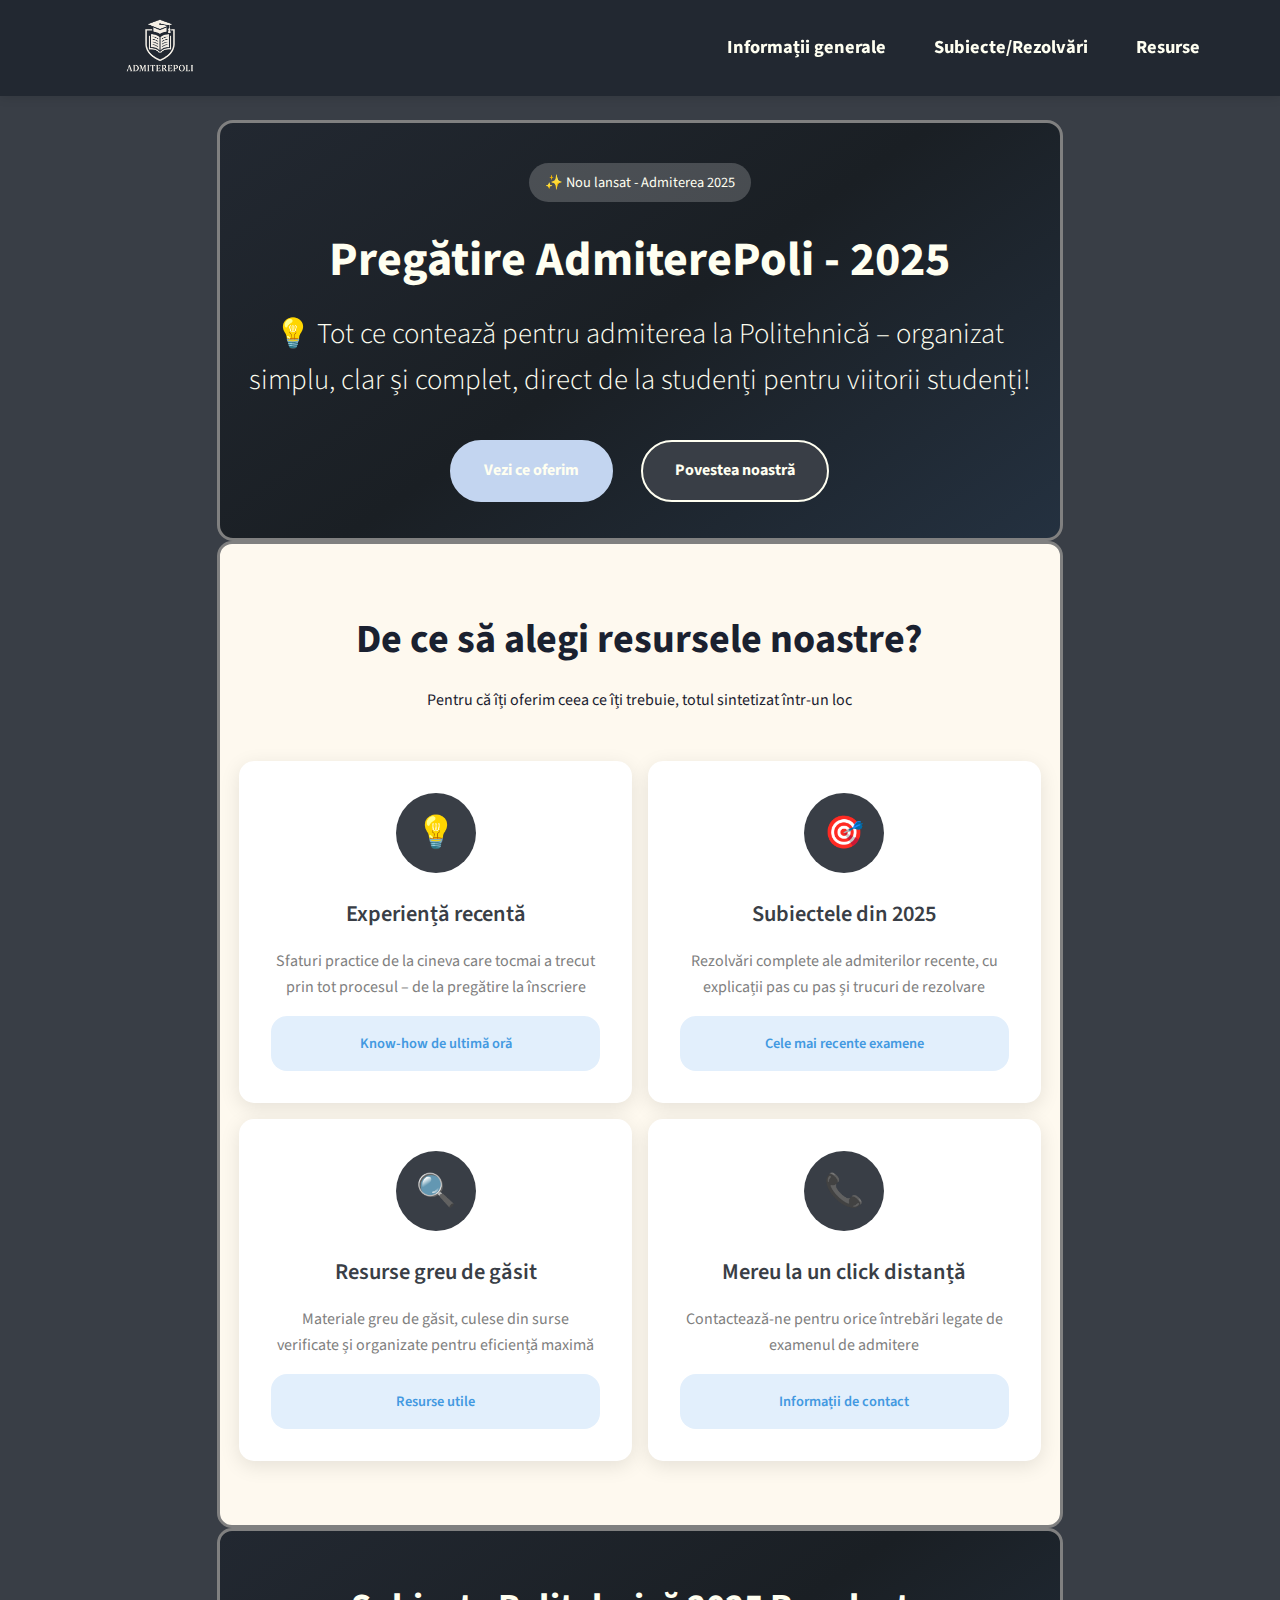
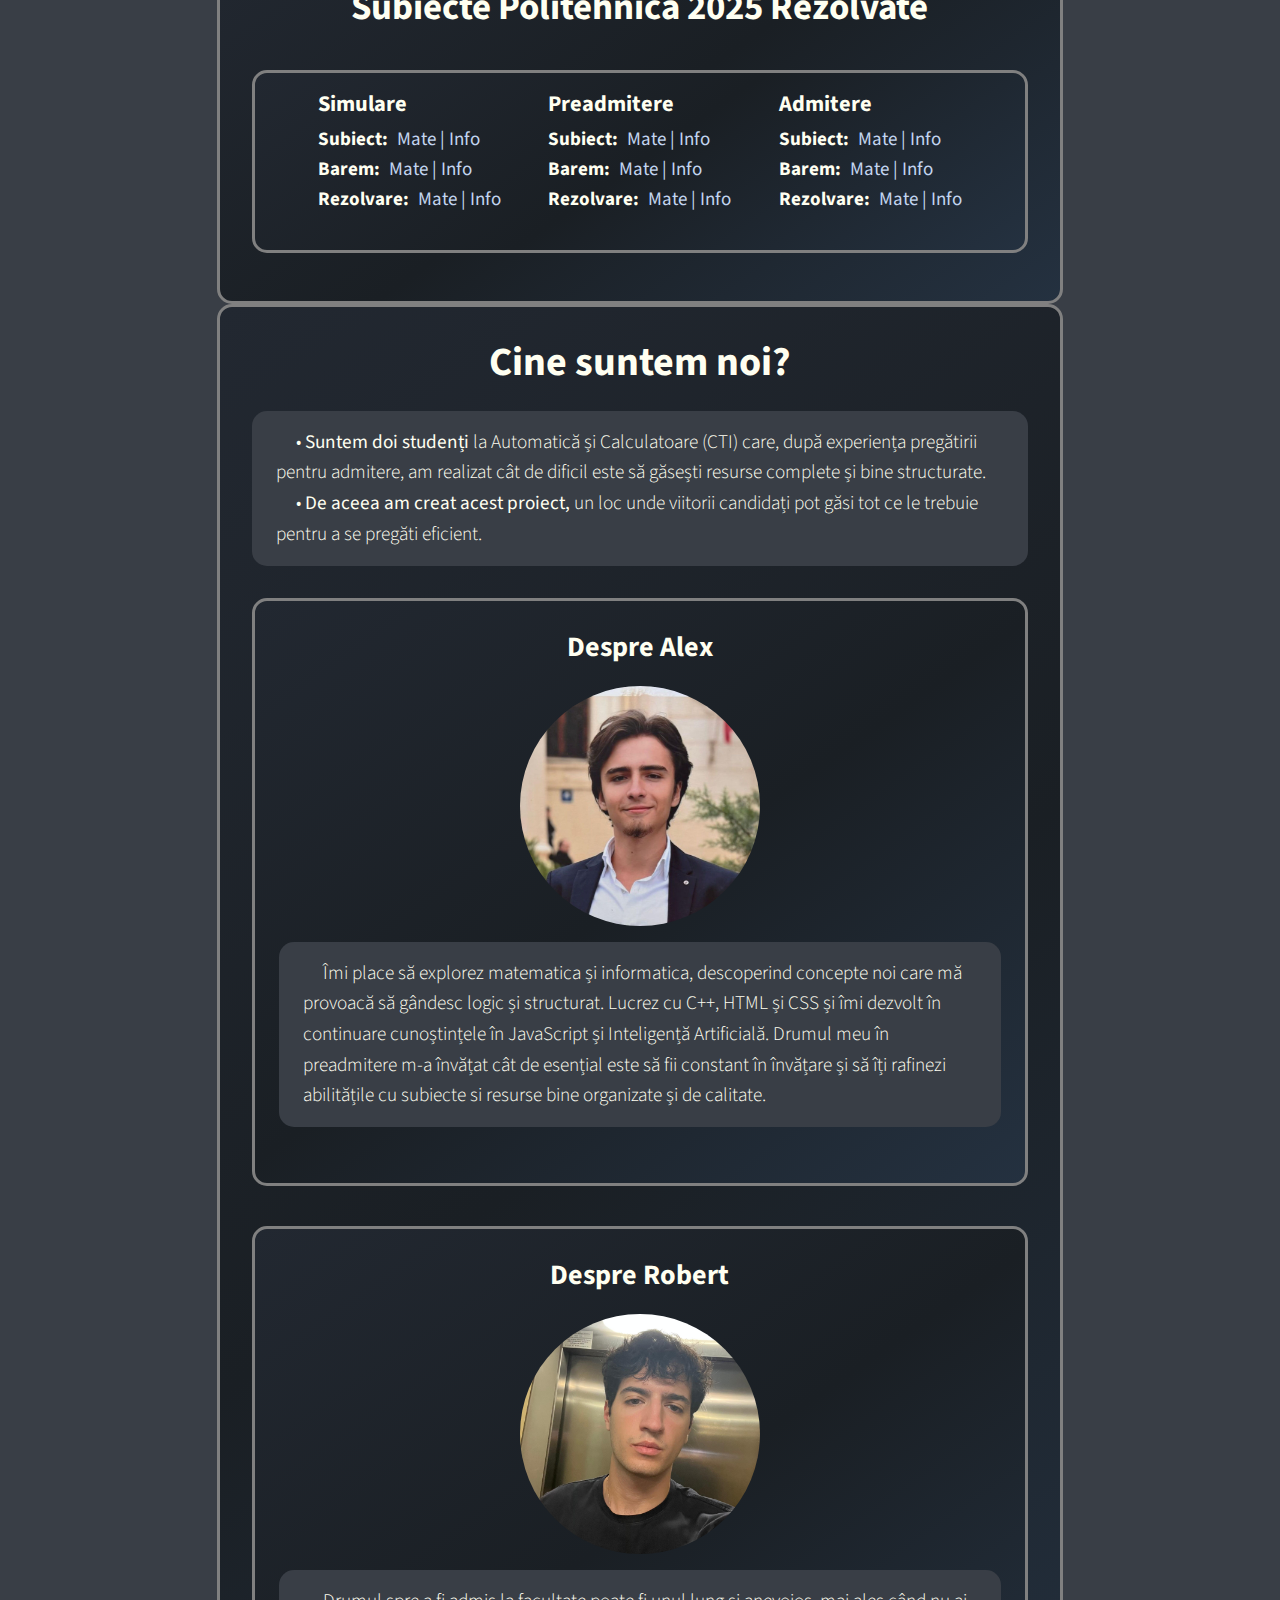
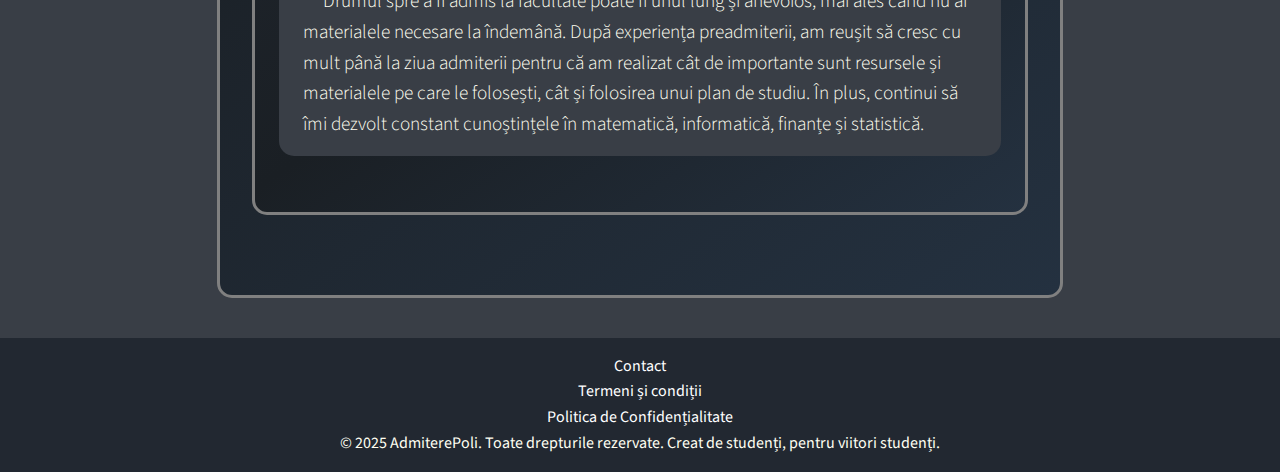
<file: index.html>
<!DOCTYPE html>
<html lang="ro">
    <head>
        <link rel="stylesheet" href="styles.css">
        <meta charset="UTF-8">
        <meta name="viewport" content="width=device-width, initial-scale=1.0">
        <title>admiterepoli - Creat de studenți, pentru viitori studenți.</title>
        <meta name="description" content="Tot ce contează pentru admiterea la Politehnică – organizat simplu, clar și complet, direct de la studenți pentru viitorii studenți!">
        <link rel="icon" type="image/png" href="logosquared.png">
    </head>
    <body>
        <header>
            <nav>
                <a href="./">
                    <img src="images/logonoutrans.png" alt="logo" class="logonav">
                </a>            
                <ul class="nav-elements">
                    <li><a href="./informatii">Informații generale</a></li>
                    <li><a href="./subiecte">Subiecte/Rezolvări</a></li>
                    <li><a href="./resurse">Resurse</a></li>
                </ul>
                <div class="hamburger">
                    <span class="bar"></span>
                    <span class="bar"></span>
                    <span class="bar"></span>
                </div>
            </nav>
        </header>
        <main>
            <div class = "grid-main-content">
                <section class="hero container">
                    <div class="badge centrat">✨ Nou lansat - Admiterea 2025</div>
                    <h1 class = "centrat">Pregătire AdmiterePoli - 2025</h1>
                    <h2 class = "centrat scurtat" >💡 Tot ce contează pentru admiterea la Politehnică – organizat simplu, clar și complet, direct de la studenți pentru viitorii studenți!</h2>
                    <section class="hero-btn">
                        <a href="./resurse" class="button btn-principal">Vezi ce oferim</a>
                        <a href="#despre-noi" class = "button btn-gol">Povestea noastră</a>
                    </section>
                </section>
                <section class = "valoare">
                    <div class = "valoare-header">
                        <h2>De ce să alegi resursele noastre?</h2>
                            <p>Pentru că îți oferim ceea ce îți trebuie, totul sintetizat într-un loc</p>
                    </div>
                    <div class = "valoare-grid">
                        <div class = "valoare-card">
                            <div class = "valoare-icon">💡</div>
                            <h3 class = "valoare-titlu">Experiență recentă</h3> 
                            <p class = "valoare-detalii">Sfaturi practice de la cineva care tocmai a trecut prin tot procesul – de la pregătire la înscriere</p>
                            <a href="./informatii" class="valoare-highlight">Know-how de ultimă oră</a>
                        </div>
                        <div class = "valoare-card">
                            <div class = "valoare-icon">🎯</div>
                            <h3 class = "valoare-titlu"> Subiectele din 2025</h3> 
                            <p class = "valoare-detalii">Rezolvări complete ale admiterilor recente, cu explicații pas cu pas și trucuri de rezolvare</p>
                            <a href="./subiecte" class="valoare-highlight">Cele mai recente examene</a>
                        </div>
                        <div class = "valoare-card">
                            <div class = "valoare-icon">🔍</div>
                            <h3 class = "valoare-titlu"> Resurse greu de găsit</h3> 
                            <p class = "valoare-detalii">Materiale greu de găsit, culese din surse verificate și organizate pentru eficiență maximă</p>
                            <a href="./resurse" class="valoare-highlight">Resurse utile</a>
                        </div>
                        <div class = "valoare-card">
                            <div class = "valoare-icon">📞</div>
                            <h3 class = "valoare-titlu"> Mereu la un click distanță</h3> 
                            <p class = "valoare-detalii">Contactează-ne pentru orice întrebări legate de examenul de admitere</p>
                            <a href="./contact" class="valoare-highlight">Informații de contact</a>
                        </div>
                    </div>
                </section>
                <section class = "poveste container">
                    <h2>Subiecte Politehnică 2025 Rezolvate</h2>
                    <div class="container" style="margin: 2rem;">
                        <div class = "sub-links" style="opacity: 1;">
                            <section>
                                <ul class = "dropdown-design">
                                    <li><h3>Simulare</h3></li>
                                    <li><p><em>Subiect:</em> <span class="links"><a href="http://www.physics.pub.ro/Admitere/2025/Simulare_Admitere_2025/Algebra_si_Elemente_de_Analiza_Matematica_(Varianta_B)_AAM-B_15.03.2025.pdf" target="_blank">Mate</a> <span class="separator">|</span> <a href="http://www.physics.pub.ro/Admitere/2025/Simulare_Admitere_2025/Informatica_(Varianta_B)_I-B_15.03.2025.pdf" target="_blank">Info</a></span></p></li>
                                    <li><p><em>Barem:</em> <span class="links"><a href="./simulare-2025-matematica-barem">Mate</a> <span class="separator">|</span> <a href="./simulare-2025-informatica-barem">Info</a></span></p></li>
                                    <li><p><em>Rezolvare:</em> <span class="links"><a href="https://www.youtube.com/watch?v=9mBcY7_gpxE" target="_blank">Mate</a> <span class="separator">|</span> <a href="https://www.youtube.com/watch?v=DNt4iXbzpQo" target="_blank">Info</a></span></p></li>
                                </ul>
                            </section>
                            <section>
                                <ul class = "dropdown-design">
                                    <li><h3>Preadmitere</h3></li>
                                    <li><p><em>Subiect:</em> <span class="links"><a href="https://mate.info.ro/UploadedMaterials/Mate.Info.Ro.5783%20Preadmitere%20UPB%202025%20-%20Subiecte%20Algebra%20si%20Analiza%20matematica.pdf" target="_blank">Mate</a> <span class="separator">|</span> <a href="https://www.youtube.com/watch?v=Z73qI8v-h_A&ab_channel=ZecelaExamene" target="_blank">Info</a></span></p></li>
                                    <li><p><em>Barem:</em> <span class="links"><a href="./preadmitere-2025-matematica-barem">Mate</a> <span class="separator">|</span> <a href="./preadmitere-2025-informatica-barem">Info</a></span></p></li>
                                    <li><p><em>Rezolvare:</em> <span class="links"><a href="./rezolvare-preadmitere-2025-matematica" target="_blank">Mate</a> <span class="separator">|</span> <a href="https://www.youtube.com/watch?v=Z73qI8v-h_A&pp=0gcJCfwAo7VqN5tD" target="_blank">Info</a></span></p></li>
                                </ul>
                            </section>
                            <section>
                                <ul class = "dropdown-design">
                                    <li><h3>Admitere</h3></li>
                                    <li><p><em>Subiect:</em> <span class="links"><a href="http://www.physics.pub.ro/Admitere/2025/Algebra_si_Elemente_de_Analiza_Matematica_AAM_(Varianta_S).pdf" target="_blank">Mate</a> <span class="separator">|</span> <a href="http://www.physics.pub.ro/Admitere/2025/Algebra_si_Elemente_de_Analiza_Matematica_AAM_(Varianta_S).pdf">Info</a></span></p></li>
                                    <li><p><em>Barem:</em> <span class="links"><a href="./admitere-2025-matematica-barem">Mate</a> <span class="separator">|</span> <a href="./admitere-2025-informatica-barem">Info</a></span></p></li>
                                    <li><p><em>Rezolvare:</em> <span class="links"><a href="https://www.youtube.com/watch?v=IvdfNGfQIf0" target="_blank">Mate</a> <span class="separator">|</span> <a href="./rezolvare-admitere-2025-informatica">Info</a></span></p></li>
                                </ul>
                            </section>
                        </div>
                </section>
                <section class="container despre-noi" id="despre-noi">
                    <h1>Cine suntem noi?</h1>
                    <div class="poveste-box">
                        <h4 class="indented">• <strong>Suntem doi studenți</strong> la Automatică și Calculatoare (CTI) care, după experiența pregătirii pentru admitere, am realizat cât de dificil este să găsești resurse complete și bine structurate. </h4>
                        <h4 class="indented" style="margin-top: -1rem;"> • <strong>De aceea am creat acest proiect,</strong> un loc unde viitorii candidați pot găsi tot ce le trebuie pentru a se pregăti eficient.
                        </h4>
                    </div>
                    <div class="despre-noi-doi">
                        <div class="container alex-box">
                            <h3>Despre Alex</h3>
                            <img src="images/poza-alex.jpg" class="pozaprofil" alt="poza cu Alex">
                            <div class="poveste-box">
                                <h4 class="indented">Îmi place să explorez matematica și informatica, descoperind concepte noi care mă provoacă să gândesc logic și structurat. Lucrez cu C++, HTML și CSS și îmi dezvolt în continuare cunoștințele în JavaScript și Inteligență Artificială. Drumul meu în preadmitere m-a învățat cât de esențial este să fii constant în învățare și să îți rafinezi abilitățile cu subiecte si resurse bine organizate și de calitate. 
                                </h4>
                            </div>
                        </div>
                        <div class="container robert-box">
                            <h3>Despre Robert</h3>
                            <img src="images/poza-robert.jpg" class="pozaprofil" alt="poza cu Robert">
                            <div class="poveste-box">
                                <h4 class="indented">Drumul spre a fi admis la facultate poate fi unul lung și anevoios, mai ales când nu ai materialele necesare la îndemână. 
                                    După experiența preadmiterii, am reușit să cresc cu mult până la ziua admiterii pentru că am realizat cât de importante sunt resursele și materialele pe care le folosești, 
                                    cât și folosirea unui plan de studiu. În plus, continui să îmi dezvolt constant cunoștințele în matematică, informatică, finanțe și statistică.</h4>
                            </div>
                        </div>
                    </div>
                </section>
            </div>
        </main>
        <footer>   
                <a href="./contact" style="color: white; text-decoration: none;"> Contact</a>
                <a href="document/Termeni și Condiții – admiterepoli.pdf" style="color: white; text-decoration: none;" target="_blank"> Termeni și condiții</a>
                <a href="document/Politica de Confidențialitate - admiterepoli.com.pdf" style="color: white; text-decoration: none;" target="_blank">Politica de Confidențialitate</a>
                <div>&copy; 2025 AdmiterePoli. Toate drepturile rezervate. Creat de studenți, pentru viitori studenți.</div>
        </footer>
        <script src="main.js"></script>
    </body>
</html>
</file>
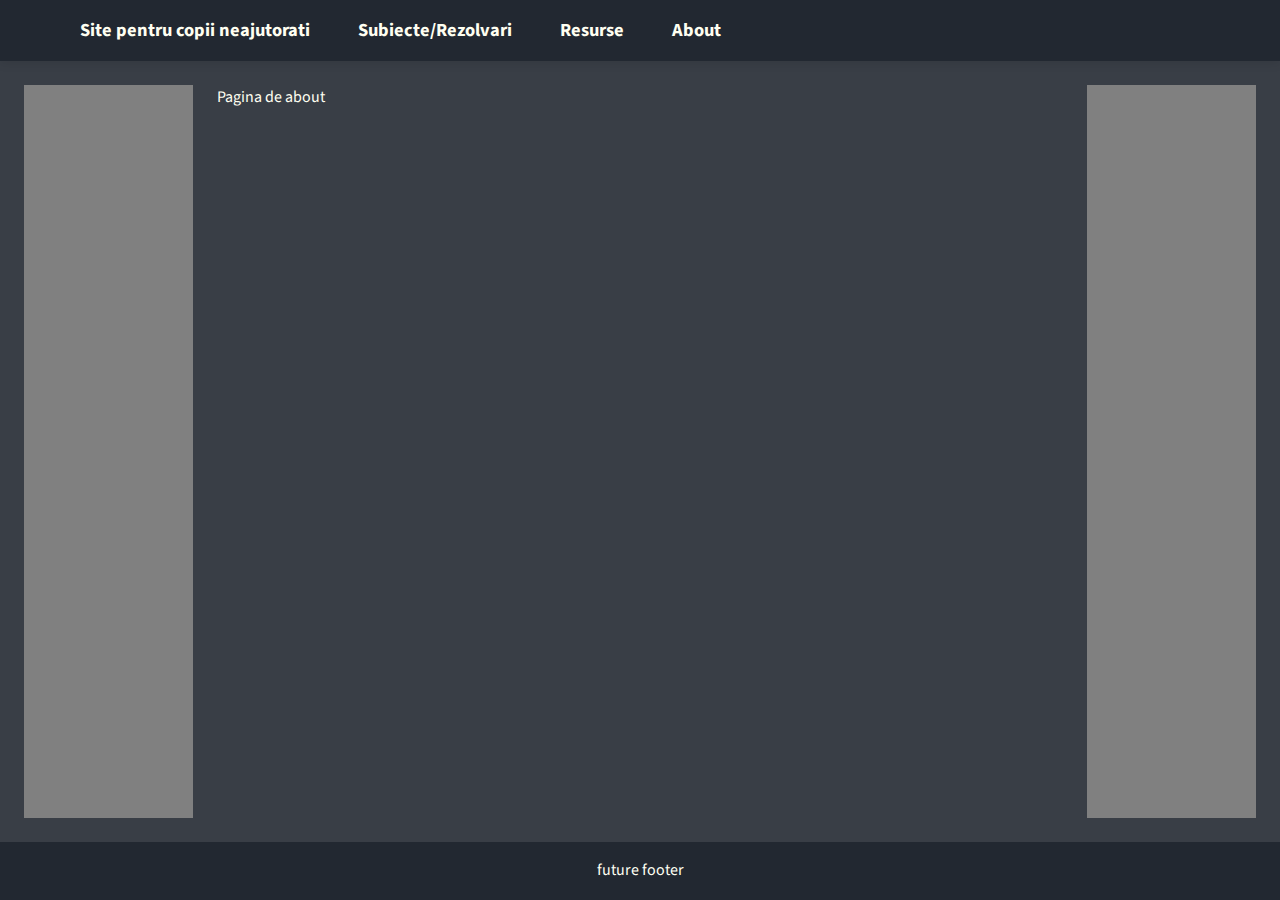
<file: about.html>
<!DOCTYPE html>
<html lang="ro">
    <head>
        <link rel="stylesheet" href="styles.css">
        <meta charset="UTF-8">
        <meta name="viewport" content="width=device-width, initial-scale=1.0">
        <title>Site pentru copii neajutorati</title>
        <link rel="icon" type="image/jpeg" href="pozacualex.jpg">
    </head>
    <body>
        <header>
            <nav>
                <ul>
                    <li><a href="index.html">Site pentru copii neajutorati</a></li>
                    <li><a href="subiecte.html">Subiecte/Rezolvari</a></li>
                    <li><a href="resurse.html">Resurse</a></li>
                    <li><a href="about.html">About</a></li>           
                </ul>
            </nav>
        </header>
        <main>
            <div class="ad-left"></div>
            <section class="grid-main-content">
                <p>Pagina de about</p>
            </section>
            <div class="ad-right"></div>
        </main>
        <footer>   
                <p>future footer</p>
        </footer>
    </body>
</html>
</file>
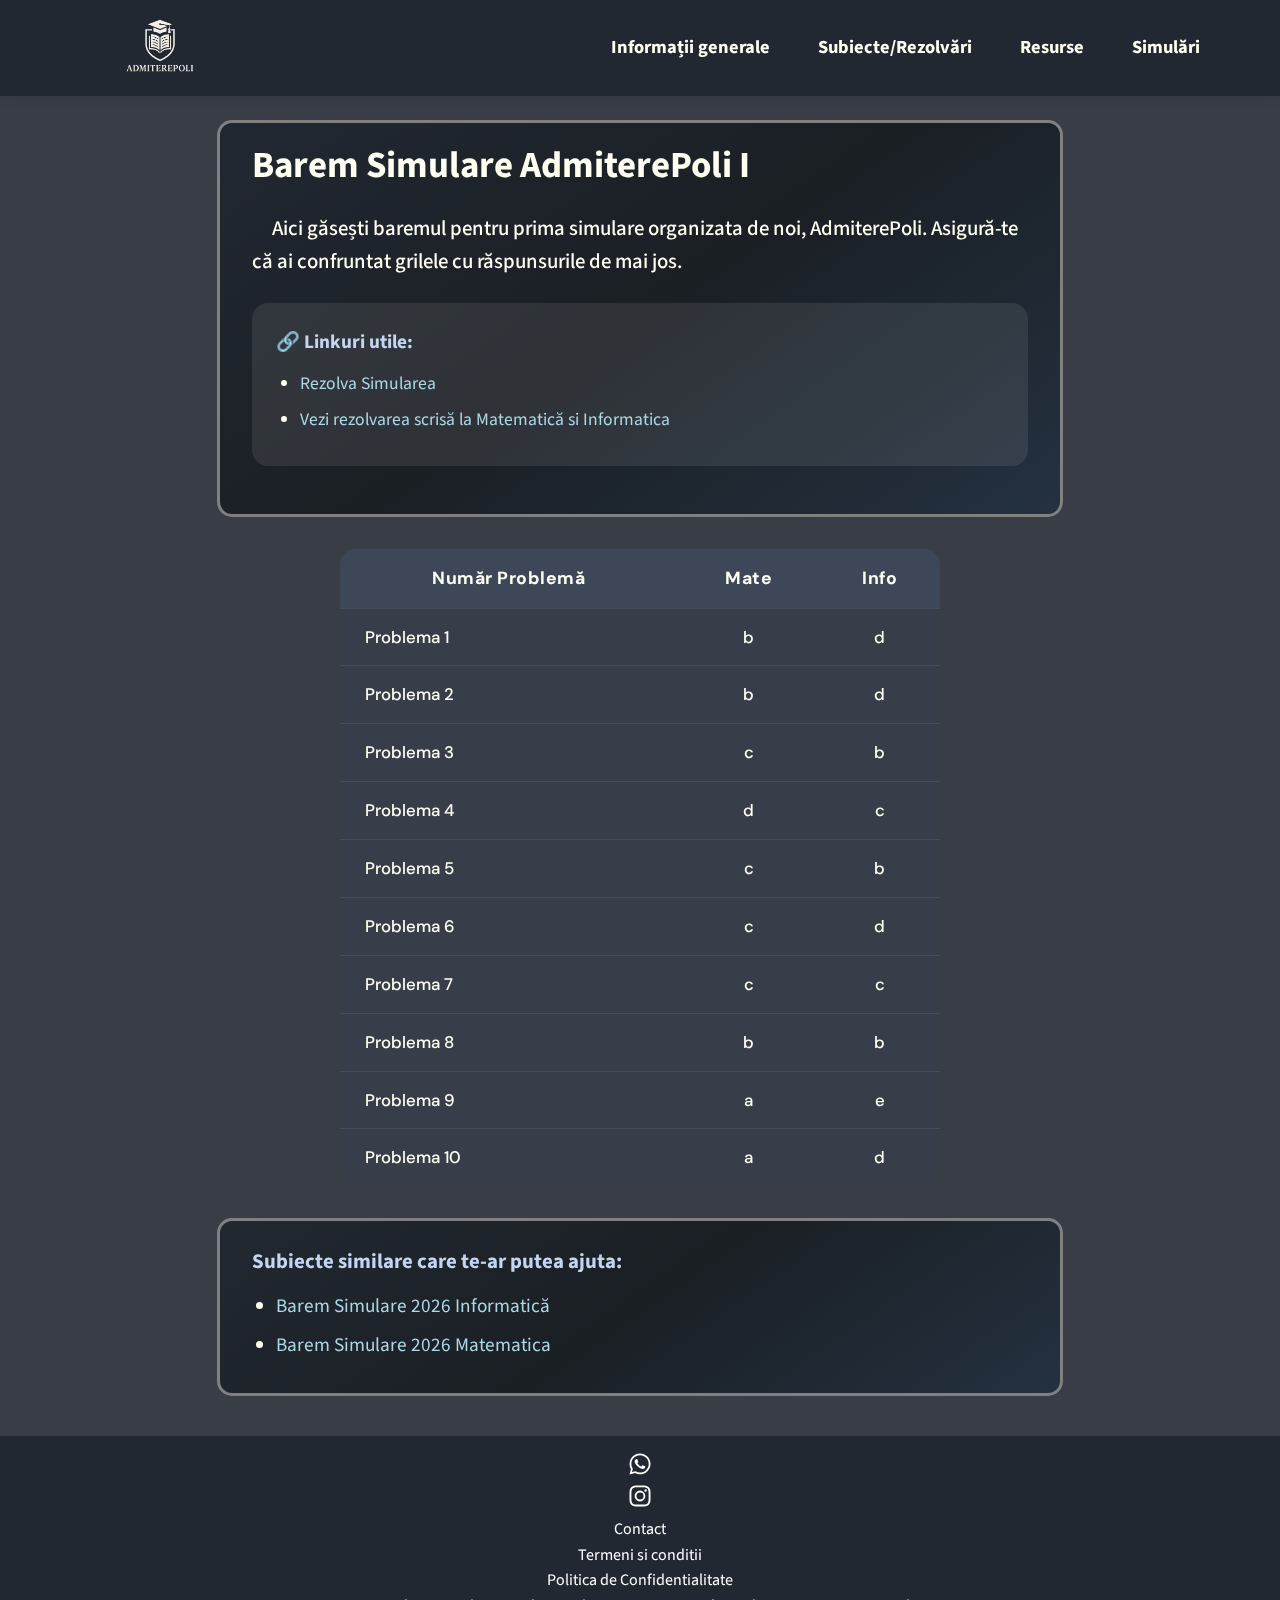
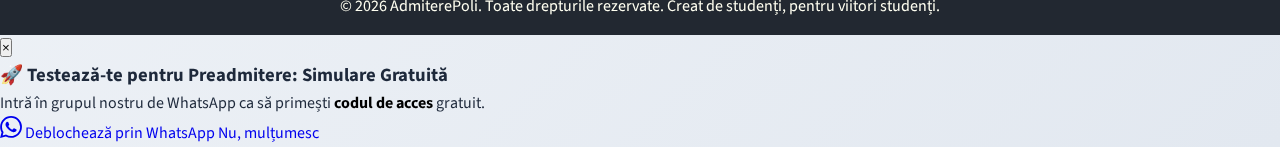
<file: barem-simulare-admiterepoli.html>
<!DOCTYPE html>
<html lang="ro">
<head>
    <script async src="https://www.googletagmanager.com/gtag/js?id=G-PC1VMXYCRN"></script>
    <script>
        window.dataLayer = window.dataLayer || [];
        function gtag(){dataLayer.push(arguments);}
        gtag('js', new Date());

        gtag('config', 'G-PC1VMXYCRN');
    </script>
    <link rel="stylesheet" href="styles.css">
    <meta charset="UTF-8">
    <meta name="viewport" content="width=device-width, initial-scale=1.0">
    
    <title>Barem Simulare AdmiterePoli 2026 – Mate-Info | AdmiterePoli</title>
    <meta name="description" content="Baremul oficial pentru simularea examenului de admitere la informatică, Universitatea Politehnica București (UPB) 2026. Verifică-ți răspunsurile!">

    <link rel="icon" type="image/png" href="logosquared.png">
    <link rel="preconnect" href="https://fonts.googleapis.com">
    <link rel="preconnect" href="https://fonts.gstatic.com" crossorigin>
    <link href="https://fonts.googleapis.com/css2?family=DM+Sans:ital,opsz,wght@0,9..40,100..1000;1,9..40,100..1000&family=Instrument+Serif:ital@0;1&display=swap" rel="stylesheet">
    <style>
        .barem-table-wrapper {
            overflow-x: auto;
            margin: 2rem auto;
            max-width: 600px;
            background: var(--glass-bg);
            border: 1px solid var(--glass-border);
            border-radius: 16px;
            box-shadow: 0 8px 32px rgba(0,0,0,0.3), inset 0 1px 0 var(--glass-shine);
            backdrop-filter: blur(16px) saturate(1.5);
            -webkit-backdrop-filter: blur(16px) saturate(1.5);
        }

        .barem-table {
            width: 100%;
            border-collapse: collapse;
            text-align: center;
            color: var(--text-heading);
            font-family: 'DM Sans', sans-serif;
        }

        .barem-table th, .barem-table td {
            padding: 15px;
            border-bottom: 1px solid rgba(255, 255, 255, 0.08);
        }

        .barem-table th {
            background: rgba(123, 160, 217, 0.1);
            font-weight: 700;
            font-size: 1.1rem;
            letter-spacing: 0.5px;
        }

        .barem-table th:nth-child(2) { color: var(--accent2); } /* Culoare Mate */
        .barem-table th:nth-child(3) { color: var(--accent3); } /* Culoare Info */

        .barem-table tr:last-child td {
            border-bottom: none;
        }

        .barem-table tr:hover td {
            background: rgba(123, 160, 217, 0.05);
        }

        .barem-table td {
            font-size: 1.05rem;
            font-weight: 500;
        }

        .barem-table td:first-child {
            text-align: left;
            padding-left: 25px;
            color: var(--muted);
        }
    </style>
</head>
<body>
    <header>
        <nav>
            <a href="./">
                <img src="images/logonoutrans.png" alt="logo" class="logonav">
            </a>            
            <ul class="nav-elements">
                <li><a href="./informatii">Informații generale</a></li>
                <li><a href="./subiecte">Subiecte/Rezolvări</a></li>
                <li><a href="./resurse">Resurse</a></li>
                <li><a href="./simulari" class="nav-sim-btn">Simulări</a></li>
            </ul>
            <div class="hamburger">
                <span class="bar"></span>
                <span class="bar"></span>
                <span class="bar"></span>
            </div>
        </nav>
    </header>
    <main>
        <section class="grid-main-content">
            <div class="container" style="margin-bottom: 1rem;">
                <div class="pag-intro">
                    <h1 style="text-align: left;">Barem Simulare AdmiterePoli I</h1>
                    <h3 class="indented" style="margin-top: 1rem; font-weight: 500; line-height: 1.6; font-size: 1.3rem;">
                        Aici găsești baremul pentru prima simulare organizata de noi, AdmiterePoli. Asigură-te că ai confruntat grilele cu răspunsurile de mai jos.
                    </h3>

                    <div style="margin-top: 1.5rem; background: rgba(225, 225, 225, 0.1); padding: 1.5rem; border-radius: 1rem;">
                        <h3 style="margin-bottom: 0.8rem; color: #C3D5F0; font-size: 1.2rem;">🔗 Linkuri utile:</h3>
                        <ul style="list-style-type: disc; margin-left: 1.5rem; font-size: 1.1rem;">
                            <li style="margin-bottom: 0.5rem;"><a href="./simulare-2026-03-21" style="color: lightblue;">Rezolva Simularea</a></li>
                            <li style="margin-bottom: 0.5rem;"><a href="./rezolvare-simulare-admiterepoli" style="color: lightblue;">Vezi rezolvarea scrisă la Matematică si Informatica</a></li>
                        </ul>
                    </div>
                </div>
            </div>

            <!-- Tabel Barem -->
            <div class="barem-table-wrapper">
                <table class="barem-table">
                    <thead>
                        <tr>
                            <th>Număr Problemă</th>
                            <th>Mate</th>
                            <th>Info</th>
                        </tr>
                    </thead>
                    <tbody>
                        <tr>
                            <td>Problema 1</td>
                            <td>b</td>
                            <td>d</td>
                        </tr>
                        <tr>
                            <td>Problema 2</td>
                            <td>b</td>
                            <td>d</td>
                        </tr>
                        <tr>
                            <td>Problema 3</td>
                            <td>c</td>
                            <td>b</td>
                        </tr>
                        <tr>
                            <td>Problema 4</td>
                            <td>d</td>
                            <td>c</td>
                        </tr>
                        <tr>
                            <td>Problema 5</td>
                            <td>c</td>
                            <td>b</td>
                        </tr>
                        <tr>
                            <td>Problema 6</td>
                            <td>c</td>
                            <td>d</td>
                        </tr>
                        <tr>
                            <td>Problema 7</td>
                            <td>c</td>
                            <td>c</td>
                        </tr>
                        <tr>
                            <td>Problema 8</td>
                            <td>b</td>
                            <td>b</td>
                        </tr>
                        <tr>
                            <td>Problema 9</td>
                            <td>a</td>
                            <td>e</td>
                        </tr>
                        <tr>
                            <td>Problema 10</td>
                            <td>a</td>
                            <td>d</td>
                        </tr>
                    </tbody>
                </table>
            </div>

            <div class="container" style="margin-top: 1rem;">
                <h3 style="margin-bottom: 0.8rem; color: #C3D5F0; font-size: 1.3rem;">Subiecte similare care te-ar putea ajuta:</h3>
                <ul style="list-style-type: disc; margin-left: 1.5rem; font-size: 1.2rem;">
                    <li style="margin-bottom: 0.5rem;"><a href="./simulare-2026-informatica-barem" style="color: lightblue;">Barem Simulare 2026 Informatică</a></li>
                    <li style="margin-bottom: 0.5rem;"><a href="./simulare-2026-matematica-barem" style="color: lightblue;">Barem Simulare 2026 Matematica</a></li>
                </ul>
            </div>
        </section>
    </main>
    <footer>   
        <a href="https://chat.whatsapp.com/Fc7xjNckFGYBE9E16xsZ1D" target="_blank">
            <img src="./images/whatsapp.svg" style="width: 24px; height: 24px; filter: brightness(0) invert(1);">
        </a>
        <a href="https://www.instagram.com/admitere.poli?igsh=MTMzNjNjMHoyZDIyZQ%3D%3D&utm_source=qr" target="_blank">
            <img src="./images/instagram.svg" style="width: 24px; height: 24px; filter: brightness(0) invert(1);">
        </a>
        <a href="./contact" style="color: white; text-decoration: none;"> Contact</a>
        <a href="document/Termeni și Condiții – admiterepoli.pdf" style="color: white; text-decoration: none;" target="_blank"> Termeni si conditii</a>
        <a href="document/Politica de Confidențialitate - admiterepoli.com.pdf" style="color: white; text-decoration: none;" target="_blank">Politica de Confidentialitate</a>
        <div>&copy; 2026 AdmiterePoli. Toate drepturile rezervate. Creat de studenți, pentru viitori studenți.</div>
    </footer>
    
    <script src="main.js"></script>

    <!-- Newsletter Popup Liquid Glass -->
    <div id="newsletter-popup">
        <div class="newsletter-content">
            <button class="close-btn" aria-label="Close">&times;</button>
            <h3 class="glass-headline">🚀 Testează-te pentru Preadmitere: Simulare Gratuită</h3>
            
            <p class="glass-body">Intră în grupul nostru de WhatsApp ca să primești <strong style="color: black;">codul de acces</strong> gratuit.</p>
            <a href="https://chat.whatsapp.com/Fc7xjNckFGYBE9E16xsZ1D" target="_blank" class="whatsapp-btn" id="whatsapp-link">
                <svg width="22" height="22" viewBox="0 0 24 24" fill="currentColor" xmlns="http://www.w3.org/2000/svg">
                    <path d="M17.472 14.382c-.297-.149-1.758-.867-2.03-.967-.273-.099-.471-.148-.67.15-.197.297-.767.966-.94 1.164-.173.199-.347.223-.644.075-.297-.15-1.255-.463-2.39-1.475-.883-.788-1.48-1.761-1.653-2.059-.173-.297-.018-.458.13-.606.134-.133.298-.347.446-.52.149-.174.198-.298.298-.497.099-.198.05-.371-.025-.52-.075-.149-.669-1.612-.916-2.207-.242-.579-.487-.5-.669-.51a5.22 5.22 0 0 0-.57-.01c-.198 0-.52.074-.792.372-.272.297-1.04 1.016-1.04 2.479 0 1.462 1.065 2.875 1.213 3.074.149.198 2.096 3.2 5.077 4.487.709.306 1.262.489 1.694.625.712.227 1.36.195 1.871.118.571-.085 1.758-.719 2.006-1.413.248-.694.248-1.289.173-1.413-.074-.124-.272-.198-.57-.347m-5.421 7.403h-.004a9.87 9.87 0 0 1-5.031-1.378l-.361-.214-3.741.982.998-3.648-.235-.374a9.86 9.86 0 0 1-1.51-5.26c.001-5.45 4.436-9.884 9.888-9.884 2.64 0 5.122 1.03 6.988 2.898a9.82 9.82 0 0 1 2.893 6.994c-.003 5.45-4.437 9.884-9.885 9.884m8.413-18.297A11.815 11.815 0 0 0 12.05 0C5.495 0 .16 5.335.157 11.892c0 2.096.547 4.142 1.588 5.945L.057 24l6.305-1.654a11.882 11.882 0 0 0 5.683 1.448h.005c6.554 0 11.89-5.335 11.893-11.893a11.821 11.821 0 0 0-3.48-8.413z"/>
                </svg>
                Deblochează prin WhatsApp
            </a>

            <a href="#" class="dismiss-link">Nu, mulțumesc</a>
        </div>
    </div>
    <noscript>
        <div style="padding: 20px; background: #f8f9fa; border: 1px solid #ddd; text-align: center; color: #333;">
            <h3>Rămâi la curent cu AdmiterePoli</h3>
            <p>Abonează-te la newsletter-ul nostru pentru a primi săptămânal noutăți despre admitere, subiecte rezolvate și resurse utile.</p>
        </div>
    </noscript>

</body>
</html>
</file>
<file: styles.css>
@import url('https://fonts.googleapis.com/css2?family=Source+Sans+Pro:wght@300;400;600;700&family=JetBrains+Mono:wght@400;500&display=swap');
*{
  padding: 0;
  margin: 0;
  box-sizing: border-box;
}

body {
  display: grid;
  grid-template-rows: auto 1fr auto; 
  min-height: 100vh;
  grid-template-areas:
    "header"
    "content"
    "footer";
  font-family: 'Source Sans Pro', sans-serif;
  line-height: 1.6;
  color: #1e293b;
  background: linear-gradient(135deg, #f8fafc 0%, #e2e8f0 100%);
  background-color: #FEF9EF;
  margin: 0;
  padding: 0;
  overflow-y: scroll;
  overflow-x: hidden;
}

header {
  grid-area: header;
  color: #FEF9EF;
  background: #222831;
  padding: 1rem 0;
  box-shadow: 0 2px 10px rgba(0, 0, 0, 0.1);
  position: sticky;
  overflow: hidden;
  top: 0;
  z-index: 100;
}

main {
  grid-area: content;
  display: grid; 
  color: #fffff1;
  background-color: #393E46;
  grid-template-columns: 1fr 5fr 1fr;
  grid-template-areas: "ad-left main-content ad-right";
  gap: 1.5rem;
  padding: 1.5rem;
}

footer {
  display: flex;
  justify-content: center;
  flex-direction: column;
  grid-area: footer;
  background-color: #222831;
  color: #fffff1;
  text-align: center;
  padding :1rem;
}

ul {
  list-style-type: none; 
}

a{
  text-decoration: none;
}

a:hover{
  color: #555879;
}

em{
  color: #fffff1;
  font-weight: bold;
  font-style: normal;
  padding: 0px 5px 0px 0px;
}

img, button{
  max-width: 100%;
}

/* Butoane */

.button {
  background-color: #808080;
  border: none;
  padding: 1rem 2rem;
  text-align: center;
  text-decoration: none;
  display: inline-block;
  font-size: 1rem;
  margin: 4px 2px;
  cursor: pointer;
  border-radius: 50px;
  font-weight: 700;
}
 
.button:hover{
  padding: 1rem 2rem;
  border-radius: 50px;
  font-size: 1.1rem;
  font-weight: 600;
  cursor: pointer;
  transition: all 0.3s;
  text-decoration: none;
  display: inline-block;
}

.btn-principal{
  background: #c3d5f0;
  color: #fffff1;
  border: 2px solid #c3d5f0;
}

.btn-gol{
  background: #393E46;
  color: #fffff1;
  border: 2px solid #fffff1;
}

.btn-mail{
  margin-left: 30px;
  margin-top: 20px;
  background: #222831;
  margin-right: 10px;
}

.container {
  text-align: left;
  border: 3px solid #808080;
  border-radius: 15px;
  padding: 1.5rem 2rem; 
  grid-area: main-content;
  display: flex;
  flex-direction: column;
  margin-bottom: 1rem;
  background: linear-gradient(145deg, #222831, #1a1f24, #243140);
}

.container h1{
  font-size: 1.5em;
  margin-bottom: 0.2rem;
}

/* DROPDOWN */

.impreuna{
  display: flex;
  align-items: center;
  gap: 0.001rem;
}

.impreuna h1{
  font-size: 35px;
  padding: 10px;
}

/* HERO */

.hero{
  display: flex;
  flex-direction: column;
  align-items: center;
  justify-content: center;
  text-align: center;
  padding-bottom: 3rem;
  margin: 0 auto 0 auto;
  padding: 0 1.1rem;
  border-radius: 1rem;
  width: 100%;
  box-sizing: border-box;
}

.hero h1{
  font-size: 3rem;
}

.hero h2{
  font-size: 1.8rem;
  padding: 0;
  color: #FFFFF1;
  margin-top: 0.6rem;
}

.hero-btn{
  display: flex;
  justify-content: center;
  align-items: center;
  padding: 2rem 8rem;
  transition: 0.6s;
  gap: 1.5rem;
}

.badge {
  background: rgba(255, 255, 255, 0.2);
  padding: 0.5rem 1rem;
  border-radius: 20px;
  font-size: 0.9rem;
  margin-bottom: 1.5rem;
  display: inline-block;
  margin-top: 40px;
  margin-bottom: 20px;
}

.centrat{
  text-align: center;
  border: none;
}

.scurtat{
  word-break: break-word;
  max-width: 1000px; 
  margin: 0 auto;
  font-weight: 300;
}

.scurtat2{
  word-break: break-word;
  max-width: 1150px; 
  margin: 0 auto;
  font-weight: 300;
}

.indented {
  text-indent: 20px;
}

/* Resurse*/

.image-grid{
  display: grid;
  grid-template-columns: 3fr 2fr;
  grid-template-areas: "left right";
  align-items: center;
}

.left-grid{
  grid-area: left;
}

.left-grid h3{
  font-size: 1.2rem;
  margin-top: 1.15rem;
}

.left-grid ul{
  font-size: 1.05rem;
}

.right-grid{
  grid-area: right;
  display: flex;
  justify-content: center;
  align-items: center;
}

.right-grid img {
  border-radius: 50%;
  display: block;
  margin: 1rem auto;
  max-width: 80%;
  height: auto;
  object-fit: cover;
}

.ul-resurse{
  list-style-type: circle;
  list-style-position: inside;
  text-indent: 20px;
}

.pag-intro{
  padding-bottom: 1.5rem;
}

.pag-intro h1{
  text-align: left;
  margin-top: -10px;
  font-size: 2.3rem;
  border-radius: 4px;
  margin-bottom: 0.6rem;
}

.ad-left {
  grid-area: ad-left;
  background-color: #808080;
}

.ad-right {
  grid-area: ad-right;
  background-color: #808080;
}

.grid-main-content { 
  grid-area: main-content;
}

/* Navigation */

nav{
  display: flex;
  justify-content: space-between;
  align-items: center;
  padding: 0rem 5rem;
}

nav ul{
  display: flex;
  justify-content: flex-end;
  align-items: center;
  flex-wrap: wrap;
}

nav li a {
  display: block;
  padding: 0.25 rem;
  color: #fffff1;
  font-size: 1.15rem;
  font-weight: 700;
  transition: 0.5s;
  margin-right: 3rem;
}

.logonav{
  margin-top: 3px;
  margin-left: 2.5rem;
  width: 5rem;
  height: auto;
}

nav ul li:last-child a {
  margin-right: 0;
}

.nav-links {
  display: flex;
  gap: 8px;
  flex-wrap: wrap;
}

.nav-links a:hover{
  opacity: 0.8;
}

.hamburger{
  display:none;
  cursor: pointer;
}

.bar{
  display: block;
  width: 25px;
  height: 3px;
  margin: 5px auto;
  -webkit-transition: all 0.3s ease-in-out;
  transition: all 0.3s ease-in-out;
  background-color: white;
}

/* Value*/

.valoare{
  margin-top: 4rem;
  padding: 4rem 0;
  margin: 0 auto 0 auto;
  background-color: #FEF9EF;
  grid-column: 1 / -1;
  border-radius: 15px;
  border: 3px solid grey;
}

.valoare-header{
  text-align: center;
  margin-bottom: 3rem;
  padding: 0 2rem;
  color: #1A2130;
}

.valoare-header h2{
  font-size: 2.5rem;
  margin-bottom: 1rem;
  color: #1A2130;
}

.value-header p{
  opacity: 0.9;
}

.valoare-grid{
  display: grid;
  grid-template-columns: repeat(4, 1fr);
  gap: 1rem;
  padding: 0 1.2rem;
  align-items: stretch;
}

.valoare-card{
  background: white;
  padding: 2rem;
  border-radius: 15px;
  box-shadow: 0 5px 20px rgba(0, 0, 0, 0.1);
  transition: transform 0.3s;
  text-align: center;
}

.valoare-card:hover{
  transform: translateY(-5px);
}

.valoare-icon{
  width: 80px;
  height: 80px;
  background: #393E46;
  border-radius: 50%;
  display: flex;
  align-items: center;
  justify-content: center;
  margin: 0 auto 1.5rem;
  font-size: 2rem;
  user-select: none;
}

.valoare-titlu{
  font-size: 1.4rem;
  font-weight: 600;
  margin-bottom: 1rem;  
  color: #393E46;
}

.valoare-detalii{
  color: #808080;
  line-height: 1.6;
  margin-bottom: 1rem;
}

.valoare-highlight{
  color: #4299e1;
  display: block;
  background: #e2effc;
  padding: 1rem;
  border-radius: 1rem;
  font-size: 0.9rem;
  font-weight: 600;
  transition: all ease 0.3s;
}

.valoare-highlight a{
  color: #4299e1;
}

.valoare-highlight :visited {
  color: #4299e1;
}

.valoare-highlight :hover {
  color: #555879;
}

/* Poveste */
  
.poveste{
  margin-top: 5rem;
  padding: 3rem 0 1rem 0;
  margin: 0 auto 0 auto;
  background-color: #393E46;
  grid-column: 1 / -1;
  color: #fffff1;
  border-radius: 15px;
}

.poveste h2{
  text-align: center;
  margin-top: -10px;
  font-size: 2.3rem;
  border-radius: 4px;
  margin: 0 1.2rem;
}

.poveste h3{
  margin-bottom: 0.1rem;
  font-size: 1.4rem;
}

.poveste h4{
  text-align: center;
  margin-bottom: 1rem;
  font-weight: 300;
  font-size: 1.2rem;
}

.poveste p{
  max-width: 900px;
  word-break: break-word;
  margin: 0 auto;
  font-size: 19px;
}

.poveste-box{
  background: #393E46;
  padding: 1rem 1.5rem 0rem 1.5rem;
  border-radius: 15px;
  margin: 0 auto 2rem 0;
}

.poveste-box h4{
  margin-bottom: 1rem;
  font-weight: 300;
  font-size: 1.2rem;
}

/* SUBIECTE */

.subiecte-box{
  margin: 1rem 50% 1rem 0rem;
  padding: 0.2rem 0.5rem;
  display: flex;
  gap: 20px;
  border-radius: 1rem;
  background: #808080;
  cursor: pointer;
  transition: all 0.3s ease;
  user-select: none;
}

.subiecte-box:hover{
  background-color: #2d3748;
  transform: translateY(-2px);
  box-shadow: 0 4px 8px rgba(0, 0, 0, 0.3);
}

.subiecte-box:active {
  transform: translateY(0);
}

.subiecte-box.active {
  background-color: #7BA0D9;
  box-shadow: 0 0 15px rgba(66, 153, 225, 0.3);
}

/* DROPDOWN */

.dropdown-section {
  width: 100%;
  max-height: 0;
  overflow: hidden;
  background-color: none;
  border-radius: 12px;
  transition: all 0.4s cubic-bezier(0.4, 0, 0.2, 1);
  border: 2px solid transparent;
}

.dropdown-section.show {
  max-height: 1000px;
  padding: 2rem;
  border-color: #808080;
  box-shadow: 0 8px 25px rgba(0, 0, 0, 0.2);
}

.dropdown-design{
  display: inline; 
}

.dropdown-design li p{
  color: #C3D5F0;  

}

/* Container pentru linkuri */

.sub-links {
  display: grid;
  grid-template-columns: repeat(auto-fit, minmax(7.5rem, 1fr));
  width: 100%;
  opacity: 0;
  gap: 4px; 
  transform: translateY(-10px);
  transition: all 0.3s ease 0.1s;
}

.sub-links section{
  display: flex;
  flex-direction: column; 
  align-items: center;   
}

.sus{
  display: inline;
}

.dropdown-section.show .sub-links {
  opacity: 1;
  transform: translateY(0);
}

/* Despre noi*/

.despre-noi-doi{
  display: flex;
  padding-bottom: 2.5rem;
}

.despre-noi h1{
  text-align: center;
  font-size: 2.5rem;
  margin-bottom: 1rem;
}

.despre-noi-doi{
  gap: 1.5rem;
  display: grid;
  grid-template-columns: 1fr 1fr; 
  grid-template-areas:
    "alex-area robert-area";
}

.alex-box{
  grid-area: alex-area;
  padding: 1.5rem;
  align-items: center;
  font-size:24px;
}

.robert-box{
  grid-area: robert-area;
  padding: 1.5rem;
  align-items: center;
  font-size:24px;
}

.text-profil{
  border-radius: 15px;
  margin: 1rem;
  background-color: #393E46;
}

.pozaprofil{
  border-radius: 50%;
  width: 15rem;
  height: auto;
  margin: 1rem;
}

/* INFORMATII */

.titluinfo{
  font-weight: 600;
  font-size: 1.3rem;
  text-align: left;
  color: #FEF9EF;
  margin: 0 15% 0 0.1rem;
}

.titluinfo h3{
  font-weight: 600;
}

.INFO-CTIvsIS{
  margin-top: 0px;
}

.logo-etti{
  height: 1em;
}

.logo-acs{
  height: 2.36em;
}

.section-icon {
  margin: 0.2rem 0 0.2 rem 0;
  width: 7rem;
  height: 7rem;
  min-width: 7rem;
  min-height: 6rem;
  flex-shrink: 0;
  background: #e1e1e1;
  border-radius:1rem;
  display: flex;
  align-items: center;
  justify-content: center;
  font-size: 1.65rem;
  box-shadow: 0 8px 25px rgba(0, 0, 1, 0.3);
  transition: background-color 0.4s ease 0.01s;
}

.section-titlu{
  margin: 0.2rem;
  padding: 0.2rem;
}

.section-titlu p{
  font-weight: 600;
}

.titlu-info h1{
  margin: 1rem 0;
  font-size: 2.4rem;
  text-align: center;
}

.titlu-info-box{
  display: flex;
  flex-direction: column;
  text-align: center;
  margin: 0 auto;
  background-color: rgba(225, 225, 225, 0.1);
  padding: 1.2rem 3rem;
  border-radius: 1rem;
  width: 90%;
}

.titlu-info h2{
  font-size: 1.6rem;
  color: #fffff1;
}

.subiecte-box-info{
  margin: 1rem 20% 1rem 0;
  padding: 0.2rem 0.5rem;
  display: flex;
  gap: 20px;       
  border-radius: 1rem;
  background: #e1e1e1;
  cursor: pointer;
  transition: all 0.3s ease;
  user-select: none;
  color: #243140;
}

.subiecte-box-info p{
  font-size: 1rem;
}

.subiecte-box-info p strong{
  font-size: 1.3rem;
}

.subiecte-box-info:hover{
  background-color: #878787;
  transform: translateY(-2px);
  box-shadow: 0 4px 8px rgba(0, 0, 0, 0.3);
}

.subiecte-box-info:active {
  transform: translateY(0);
}

.subiecte-box-info.active {
  background-color: #7BA0D9;
  box-shadow: 0 0 15px rgba(66, 153, 225, 0.3);
}

.subiecte-box-info:hover .section-icon{
  background-color: #878787;
  transform: translateY(-2px);
  box-shadow: 0 4px 8px rgba(0, 0, 0, 0.3);
}

.subiecte-box-info:active .section-icon{
  transform: translateY(0);
}

.subiecte-box-info.active .section-icon{
  background-color: #7BA0D9;
  box-shadow: 0 0 15px rgba(66, 153, 225, 0.3);
}

.sub-info{
  font-size: 1.2rem;
  display: flex;
  flex-wrap: wrap;
  gap: 1rem;
}

.sub-link-info{
  color: lightblue;
}

.sub-link-info:hover{
  transition: all 0.4s;
}

.sfat-info{
  background: rgba(123, 160, 217, 0.1);
  border: 1px solid #7BA0D9;
  margin: 2rem 3% 0 3%;
  border-radius: 1rem;
  padding: 1.3rem;
}

.sfat-info p{
  font-size: 1.1rem;
}

.sfat-info a{
  color: lightblue;
}

.sfat-info a:hover{
  color: black;
  transition: all 0.4s;
}

.warning-info{
  background: rgba(255, 202, 75, 0.1);
  border: 1px solid #FFCA4B;
  margin: 2rem 3% 0 3%;
  border-radius: 1rem;
  padding: 1.3rem;
}

.warning-info p{
  font-size: 1.1rem;
}

.warning-info a{
  color: lightblue;
}

.warning-info a:hover{
  color: black;
  transition: all 0.4s;
}

/* Container pentru linkuri */

.sub-links {
  display: grid;
  grid-template-columns: repeat(auto-fit, minmax(7.5rem, 1fr)); 
  gap: 2rem;
  padding: 0 1.4rem;
  margin-left: 30px;
  width: 100%;
  opacity: 0;
  transform: translateY(-10px);
  transition: all 0.3s ease 0.1s;
}

.sus{
  display: inline;
}

.dropdown-section.show .sub-links {
  opacity: 1;
  transform: translateY(0);
}

/* Linkurile pentru subiecte */

.sub-link {
  display: block;
  margin: 1rem auto; 
  width: 100%;      
  max-width: 200px;
  height: auto;
  object-fit: cover; 
}

/* Contact*/

.contact{
  display: flex;
  justify-content: center;
  align-items: center;
  min-height: 100vh;
}

form{
  max-width: 600px;
  width: 100%;
  background-color: #FFFFF1;
  padding: 25px 25px 30px;
  border-radius: 8px;
  box-shadow: 0 0 10px rgba(0, 0, 0, .1);
  color: #222831;
  margin: 25px;
}

form h2{
  font-size: 30px;
  text-align: center;
}

form .input-box{
  margin-top: 20px;
}

.input-box .field {
  width: 100%;
  height: 50px;
  background: transparent;
  border: 2px solid #222831;
  border-radius:6px;
  outline: none;
  padding: 15px;
  font-size: 16px;
  color: #222831;
  margin-top: 8px;
}

.input-box .field.mess{
  height: 200px;
  resize: none;
}

form button{
  width: 100%;
  height: 55px;
  background:#7BA0D9;
  border: none;
  border-radius: 6px;
  box-shadow: 0 0 10px rgba(0, 0, 0, .1);
  font-size:16px;
  color: #F8F9FA;
  font-weight: 500;
  margin-top: 25px;
  transition: .5s;
  cursor: pointer;
}

form button:hover {
  background-color: #555879;
}

form, 
form input, 
form textarea, 
form button, 
form label {
  font-family: 'Source Sans Pro', sans-serif;
}

/* Default color */
.swal2-confirm {
  background-color: #7BA0D9 !important;
  color: #fff !important;
}

/* Hover color */
.swal2-confirm:hover {
  background-color: #555879 !important;
}

/* Efect de încărcare */

.loading {
  opacity: 0.7;
  pointer-events: none;
}

.noselect{
  user-select: none;
  pointer-events: none;
  cursor: default;
}

.main-content {
  box-shadow: 0 0 10px rgba(0,0,0,0.1);
}

section li a,
section li a:visited {
  color: #C3D5F0;
  text-decoration: none;
}

section li a:hover{
  transition: 0.3s;
  color: #555879;
  text-decoration: none;
}

div#pdfViewer {
    width: 100%;
    border: 0;
    height:85vh; 
    overflow:auto; 
    background:#222;
}

#pdfViewer canvas {
  max-width: 100%;
  height: auto;     
  margin: 10px auto;
  display: block;
  box-shadow: 0 2px 8px rgba(0,0,0,0.5);
  border-radius: 4px;
}

@media (min-width: 1670px){
  .right-grid img {
  border-radius: 50%;
  display: block;
  margin: 1rem auto;
  max-width: 350px;
  height: auto;
  object-fit: cover;
  }

  .valoare-grid {
  display: grid;
  grid-template-columns: repeat(auto-fit, minmax(250px, 1fr));
  gap: 1rem;
  align-items: stretch;
  }

  .valoare-card {
    display: flex;
    flex-direction: column;
    justify-content: space-between; 
  }
}

@media screen and (max-width: 1670px) and (min-width: 1440px){
  .right-grid img {
  border-radius: 50%;
  display: block;
  margin: 1rem auto;
  max-width: 350px;
  height: auto;
  object-fit: cover;
  }
  .valoare-grid {
    grid-template-columns: repeat(2, 1fr);
  }
}

@media screen and (max-width: 1440px) and (min-width: 1281px){
  .valoare-grid {
    grid-template-columns: repeat(2, 1fr);
  }
}

@media screen and (max-width: 1280px) and (min-width: 1198px){
  .dropdown-design p {
    gap: 4px;
  }

  .sub-links{
    margin-left: 0;
  }

  .valoare-grid {
    grid-template-columns: repeat(2, 1fr);
  }

  .links {
    margin-top: -0.65rem;
    display: inline-flex;
    flex-wrap: nowrap;  
    white-space: nowrap; 
    gap: 4px;
  }

  .despre-noi-doi {
  grid-template-columns: 1fr;
  grid-template-areas:
    "alex-area"
    "robert-area";
  }
  .titlu-info h1{
    font-size: 2.2rem;
  }

  .titlu-info-box{
    font-size: 1.3rem;
  }

}

@media screen and (max-width: 1197px) and (min-width: 1025px){
  .dropdown-design p {
    display: flex;
    flex-direction: column; 
    align-items: flex-start;
    gap: 4px;
  }

  .sub-links{
    margin-left: 0;
  }

  .valoare-grid {
    grid-template-columns: repeat(2, 1fr);
  }

  .links {
    margin-top: -0.65rem;
    display: inline-flex;
    flex-wrap: nowrap;  
    white-space: nowrap; 
    gap: 4px;
  }

  .despre-noi-doi {
  grid-template-columns: 1fr;
  grid-template-areas:
    "alex-area"
    "robert-area";
  }

  .titlu-info h1{
    font-size: 1.9rem;
  }

  .titlu-info h2{
    font-size: 1.4rem;
  }

}

@media screen and (max-width: 1024px) and (min-width: 769px){
  main {
    grid-template-columns: 1fr;
    grid-template-areas: "main-content";
    padding: 0.5rem;
  }
  
  .ad-left, .ad-right {
    display: none;
  }

  .valoare-grid {
    grid-template-columns: repeat(2, 1fr);
  }

  .despre-noi-doi {
  grid-template-columns: 1fr;
  grid-template-areas:
    "alex-area"
    "robert-area";
  }

  .image-grid{
    grid-template-columns: 1fr;
    grid-template-areas: "left";
  }  

  .left-grid{
    grid-area: left;
  }

  .right-grid {
    display: none;
  }

  .titlu-info h1{
    font-size: 2.3rem;
  }

}

@media screen and (max-width: 768px) {
  main {
    grid-template-columns: 1fr;
    grid-template-areas: "main-content";
    padding: 0.5rem;
  }
  
  .ad-left, .ad-right {
    display: none;
  }
  
  .hero h1 {
    font-size: 2rem;
  }
  
  .hero h2 {
    font-size: 1.2rem;
  }
  
  .hero-btn {
    padding: 1rem;
    flex-direction: column;
    gap: 1rem;
  }
  
  .valoare-header h2 {
    font-size: 1.8rem;
  }

  .valoare-grid{
    grid-template-columns: 1fr;
  }

  .sidebar {
    display: none;
  }

  .despre-noi-doi {
    grid-template-columns: 1fr;
    grid-template-areas:
      "alex-area"
      "robert-area";
  }

  .dropdown-section.show {
    padding: 0rem;
    overflow: hidden;
  }

  .poveste-box{
    margin: 0 auto 1rem 0;
  }

  .poveste-box h4{
    font-size: 1rem;
  }

  .sub-links {
    display: flex;              
    flex-direction: column;
    justify-content: center;
    align-items: center;     
    gap: 0.5rem;        
    padding: 1rem;
    margin-left: 0;
    width: 100%;
    font-size: 1rem;
  }

  .set-container{
    overflow-y: hidden;
    overflow-x: hidden;
  }

  .sub-link {
    width: 100%;
    margin: 0;
    border-bottom: 0.1rem solid rgba(255,255,255,0.1);
    text-align: left;
  }

  .subiecte-box-info{
    margin: 1rem 0 1rem 0rem;
  }

  .sfat-info{
    margin: 0 3% 0.4rem 3%;
  }

  .warning-info{
    margin: 0 3% 0.4rem 3%;
  }

  .section-icon{
    height: 5.5rem;
  }

  .logonav{
    margin-left: 0.5rem;
  }

  .sub-link:last-child {
    border-bottom: none;
  }

  .subiecte-box{
    margin: 1rem 0rem;
    padding: 0.4rem;
  }

  .subiecte-box-info {
    display: flex;
    flex-direction: row;
    align-items: center;
    padding: 0.5rem;
    height: auto;
    gap: 10px;
  }

  .section-icon {
    width: 3.5rem;
    height: 3.5rem;
    min-height: 3.5rem;
    min-height: 3.5rem;
    font-size: 1.5rem;
    margin: 0;
    flex-shrink: 0;
  }

  .section-titlu {
    display: flex;
    justify-content: center;
    align-content: center;
    margin: 0;
    padding: 0;
    width: auto;
  }

  .section-titlu p strong {
    font-size: 0.95rem;
    line-height: 1.2;
    display: block;
  }

  .section-titlu p:nth-child(2) {
    display: none;
  }

  .subiecte-box-info p {
    margin: 0;
  }

  .main-content {
    margin: 0;
    padding: 10px;
  }

  .subjects-grid {
    grid-template-columns: 1fr;
    gap: 12px;
  }

  h1 {
    font-size: 24px;
    margin-bottom: 20px;
  }

  .set-button {
    padding: 12px 20px;
    font-size: 14px;
  }

  .hamburger{
    display: block;
    z-index: 9999;
  }

  .hamburger.active .bar:nth-child(2){
    opacity: 0;
  }

  .hamburger.active .bar:nth-child(1){
    transform: translateY(8px) rotate(45deg);
  }

  .hamburger.active .bar:nth-child(3){
    transform: translateY(-8px) rotate(-45deg);
  }

  .titlu-info-box{
    display: none;
  }

  .titlu-info h1{
    font-size: 1.8rem;
  }

  .nav-elements {
  position: fixed;
  top: -100%; 
  left: 0;
  width: 100%;
  background-color: #1A2130;
  flex-direction: column;
  text-align: center;
  transition: top 0.5s cubic-bezier(0.25, 0.46, 0.45, 0.94);
  }

  nav li a{
    margin: 16px 0;
  }

  .nav-elements.active{
    top: 94.79px;
  }

  .image-grid{
    grid-template-columns: 1fr;
    grid-template-areas: "left";
  }  

  .left-grid{
    grid-area: left;
  }

  .right-grid {
    display: none;
  }
}

@media screen and (max-width: 650px){
  .pag-intro{
    padding-bottom: 0;
  }

  .pag-intro h1{
    margin-bottom: 0;
  }

  .pag-intro h2{
    display: none;
  }

  .poveste h2{
    font-size: 2.1rem;
  }

  .despre-noi h1{
    font-size: 2.2rem;
  }
}
</file>
